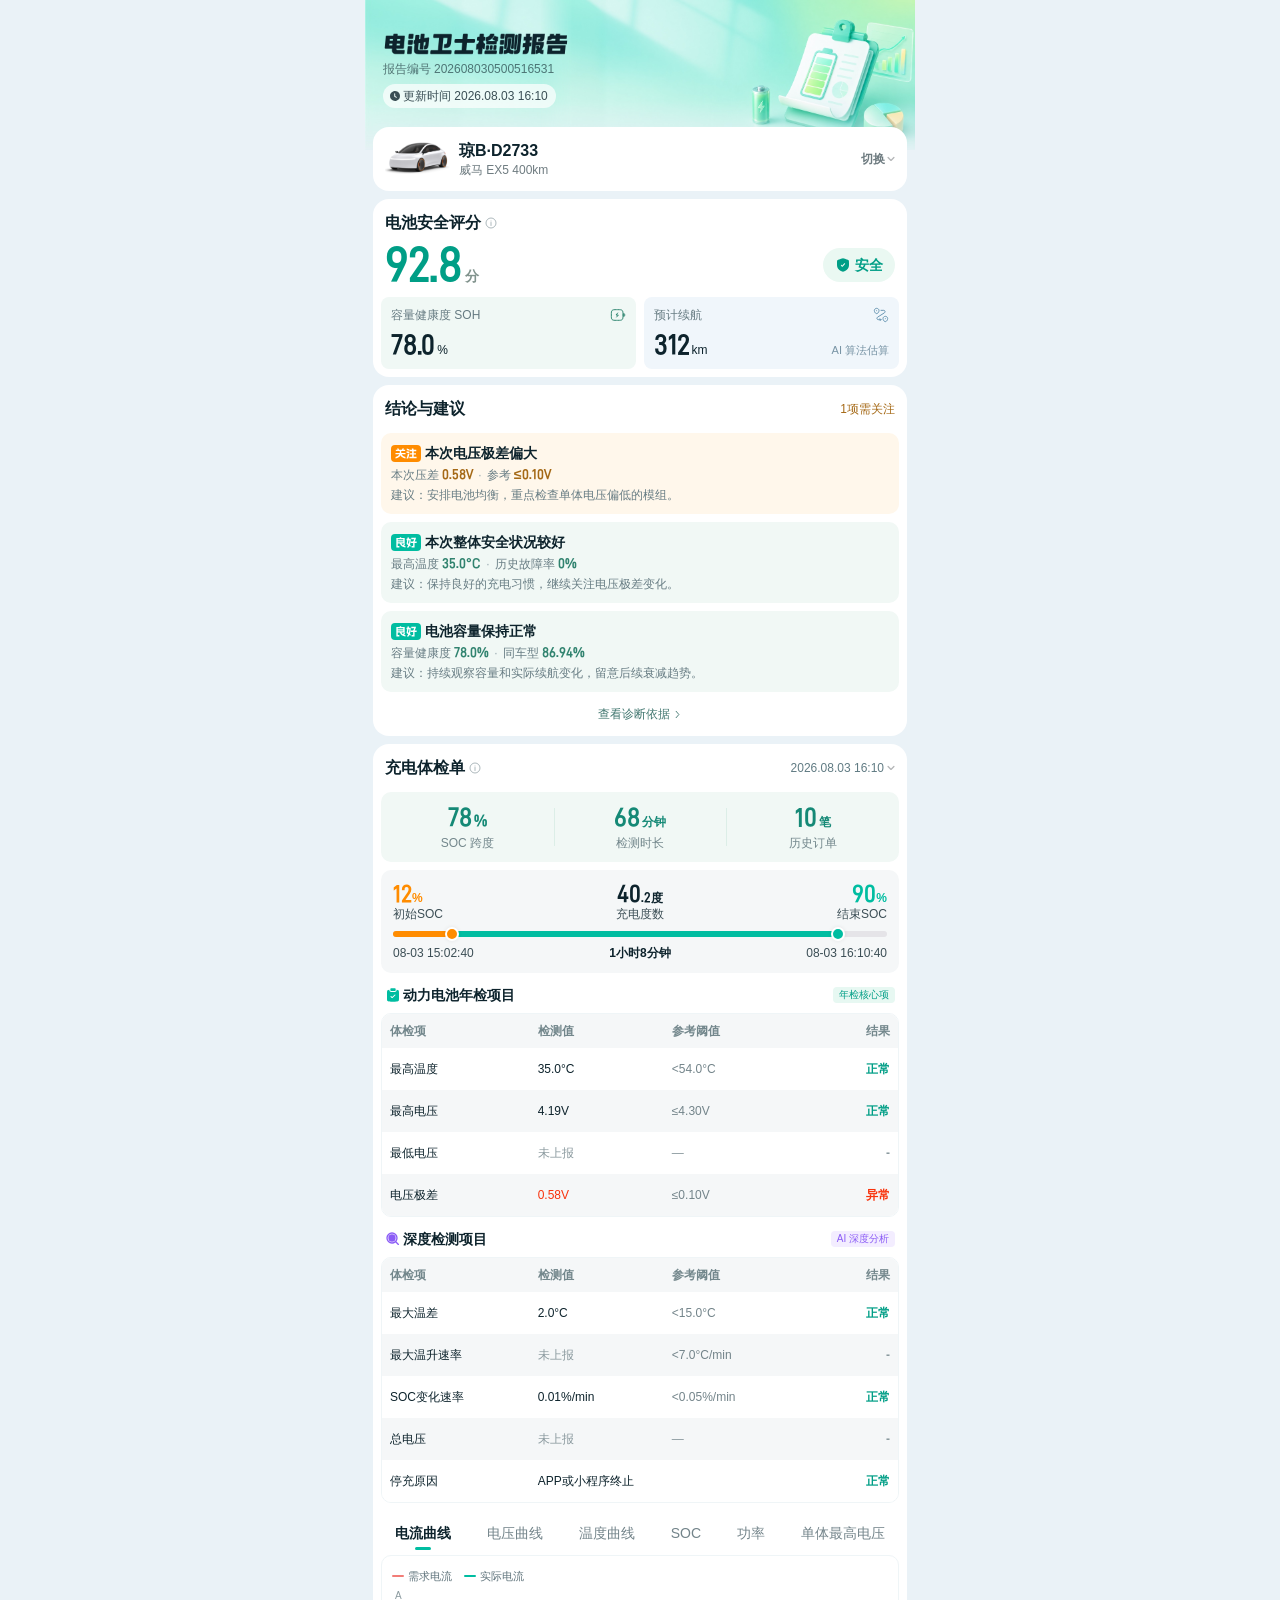
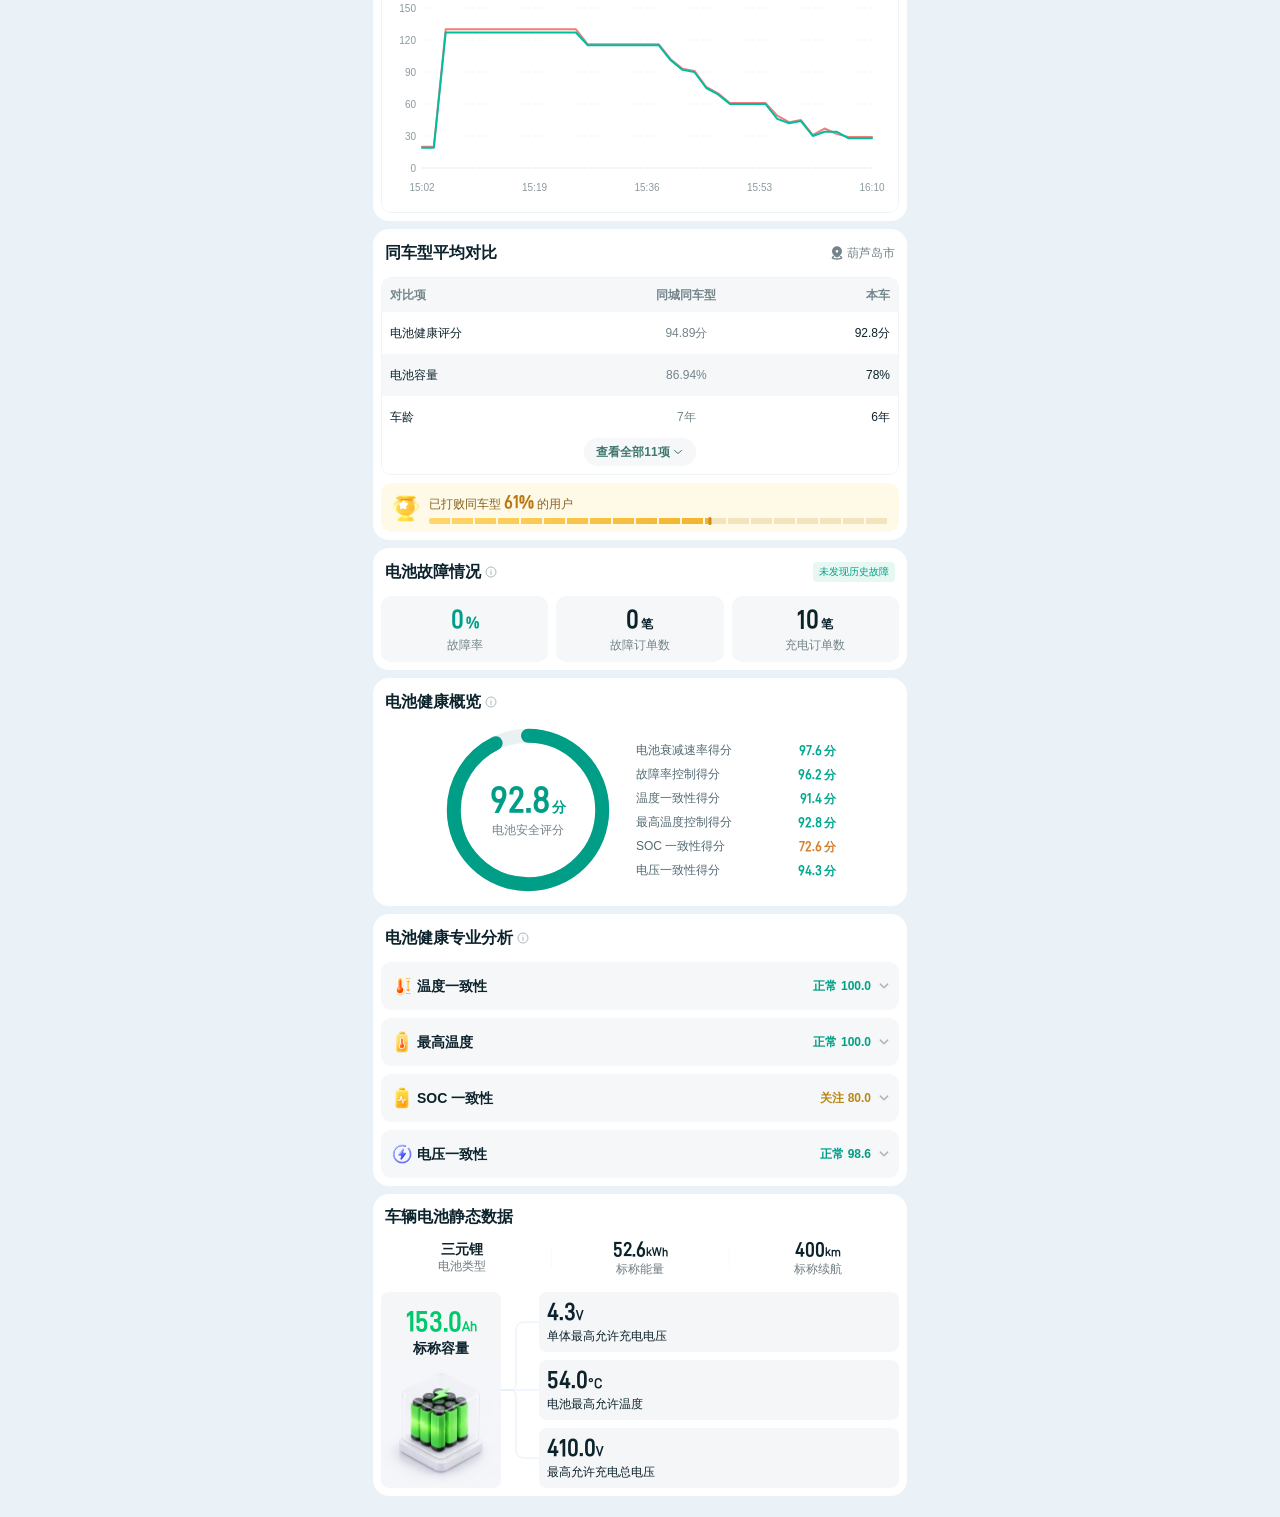
<file: index.html>
<!doctype html>
<!-- 电池检测报告入口：组织各模块结构，并加载独立样式、交互和演示数据。 -->
<html lang="zh-CN">
  <head>
    <meta charset="utf-8" />
    <meta
      name="viewport"
      content="width=device-width,initial-scale=1,viewport-fit=cover"
    />
    <meta name="theme-color" content="#eaf2f7" />
    <title>电池卫士 · 电池报告</title>
    <link rel="stylesheet" href="demo/page.css" />
    <link rel="stylesheet" href="css/styles.css" />
    <script src="js/ui.js" defer></script>
    <script src="js/chart-theme.js" defer></script>
    <script src="demo/data.js" defer></script>
    <script src="demo/charge-curve.js" defer></script>
    <script src="demo/professional-analysis.js" defer></script>
    <script src="demo/app.js" defer></script>
  </head>
  <body>
    <div data-battery-report>
    <!-- App 提供原生导航；H5 从报告头图开始。 -->
    <div class="page-shell" id="app">
      <header class="brand-banner" aria-label="电池卫士检测报告">
        <img
          class="brand-art"
          src="assets/report-background.jpg?v=297-1594-156"
          alt=""
          width="1125"
          height="468"
        />
        <div class="brand-copy">
          <img
            class="brand-heading"
            src="assets/report-heading.png?v=297-1647"
            alt="电池卫士检测报告"
            width="186"
            height="22"
          />
          <p class="report-meta"
            ><span>报告编号</span
            ><span class="report-id" id="reportId">202608030500516531</span></p
          >
          <div class="updated"
            ><img
              class="update-icon"
              src="assets/update-time.svg"
              alt=""
              width="12"
              height="12"
            /><span
              >更新时间
              <time id="updateDate" datetime="2026-08-03T16:10"
                >2026.08.03 16:10</time
              ></span
            ></div
          >
        </div>
      </header>
      <main class="report-content">
        <section class="report-identity" aria-label="报告车辆">
          <button
            class="vehicle-switch"
            id="vehicleSwitch"
            type="button"
            data-sheet="vehicles"
            aria-label="切换车辆"
            aria-describedby="vehiclePlate vehicleName"
            aria-haspopup="dialog"
            aria-controls="detailSheet"
          >
            <span class="vehicle-preview"
              ><img
                src="assets/vehicle-preview.png"
                alt=""
                width="70"
                height="36"
            /></span>
            <span class="vehicle-copy"
              ><span class="vehicle-plate" id="vehiclePlate">琼B·D2733</span
              ><span class="vehicle-name" id="vehicleName"
                >威马 EX5 400km</span
              ></span
            >
            <span class="vehicle-switch-affordance" id="vehicleSwitchAffordance"
              >切换<img
                class="switch-arrow"
                src="assets/vehicle-switch-arrow.svg?v=2"
                alt=""
                width="8"
                height="8"
            /></span>
          </button>
        </section>
        <section class="overview" aria-label="电池状态总览">
          <div class="score-primary">
            <h2 class="score-label"
              >电池安全评分<button
                class="info-button"
                type="button"
                data-sheet="score"
                aria-label="了解电池安全评分"
                ><img
                  class="icon"
                  src="assets/info-circle.svg"
                  alt=""
                  aria-hidden="true" /></button
            ></h2>
            <div
              class="score-reading"
              role="meter"
              aria-label="电池安全评分"
              aria-valuemin="0"
              aria-valuemax="100"
              aria-valuenow="92.8"
              id="scoreMeter"
              ><span class="score-number" id="score">92.8</span
              ><span class="score-unit">分</span></div
            >
            <div class="safety"
              ><div class="safety-value"
                ><span class="safety-symbol"
                  ><img
                    class="icon"
                    id="safetyIcon"
                    src="assets/shield-check-bold.svg"
                    alt=""
                    aria-hidden="true" /></span
                ><strong id="safetyState">安全</strong></div
              ></div
            >
          </div>
          <div class="metrics">
            <button
              class="metric soh"
              type="button"
              data-sheet="soh"
              aria-haspopup="dialog"
              aria-controls="detailSheet"
              aria-labelledby="sohTitle"
              aria-describedby="sohReading"
            >
              <span class="metric-heading"
                ><span id="sohTitle">容量健康度 SOH</span><img
                  class="icon"
                  src="assets/battery-charge.svg"
                  alt=""
                  aria-hidden="true"
                /></span
              >
              <span class="metric-reading" id="sohReading"
                ><span class="metric-number" id="soh">78.0</span
                ><span class="metric-unit">%</span></span
              >
            </button>
            <button
              class="metric range"
              type="button"
              data-sheet="range"
              aria-haspopup="dialog"
              aria-controls="detailSheet"
              aria-labelledby="rangeTitle"
              aria-describedby="rangeReading"
            >
              <span class="metric-heading"
                ><span id="rangeTitle">预计续航</span><img
                  class="icon"
                  src="assets/routing-2.svg"
                  alt=""
                  aria-hidden="true"
                /></span
              >
              <span class="metric-reading" id="rangeReading"
                ><span class="metric-number" id="range">312</span
                ><span class="metric-unit">km</span
                ><span class="metric-note">AI 算法估算</span></span
              >
            </button>
          </div>
        </section>
        <section class="conclusions" aria-labelledby="conclusionsTitle">
          <div class="conclusions-head">
            <h2 class="section-heading" id="conclusionsTitle">结论与建议</h2>
            <span
              class="conclusions-summary"
              id="conclusionsSummary"
              hidden
            ></span>
          </div>
          <div class="conclusions-content">
            <p class="conclusions-demo" id="conclusionsDemo" hidden
              >演示报告 · 暂无具体异常指标数据</p
            >
            <div id="conclusionsList" class="conclusions-list"></div>
          </div>
          <button
            class="evidence-trigger"
            type="button"
            data-sheet="evidence"
            aria-haspopup="dialog"
            aria-controls="detailSheet"
            >查看诊断依据<img
              class="icon"
              src="assets/alt-arrow-right.svg"
              alt=""
              aria-hidden="true"
          /></button>
        </section>
        <section class="charge-check" aria-labelledby="chargeCheckTitle">
          <div class="charge-head">
            <div class="charge-heading"
              ><h2 class="section-heading" id="chargeCheckTitle">充电体检单</h2
              ><button
                class="info-button"
                type="button"
                data-sheet="charge-info"
                aria-label="了解充电体检单"
                aria-haspopup="dialog"
                aria-controls="detailSheet"
                ><img
                  class="icon"
                  src="assets/info-circle.svg"
                  alt=""
                  aria-hidden="true" /></button
            ></div>
            <button
              class="charge-date"
              id="chargeDateSwitch"
              type="button"
              data-sheet="charge-records"
              aria-label="切换充电体检单"
              aria-describedby="chargeDate"
              aria-haspopup="dialog"
              aria-controls="detailSheet"
              ><time id="chargeDate"></time
              ><img
                class="switch-arrow"
                id="chargeDateArrow"
                src="assets/vehicle-switch-arrow.svg?v=2"
                alt=""
                width="8"
                height="8"
            /></button>
          </div>
          <div class="charge-modules">
            <div class="charge-content">
              <dl class="charge-stats">
                <div class="charge-stat"
                  ><dt>SOC 跨度</dt
                  ><dd
                    ><span class="charge-number" id="chargeSocSpan">78</span
                    ><span
                      class="charge-unit charge-unit--numeric"
                      id="chargeSocUnit"
                      >%</span
                    ></dd
                  ></div
                >
                <div class="charge-stat"
                  ><dt>检测时长</dt
                  ><dd
                    ><span class="charge-number" id="chargeDuration">68</span
                    ><span class="charge-unit" id="chargeDurationUnit"
                      >分钟</span
                    ></dd
                  ></div
                >
                <div class="charge-stat"
                  ><dt>历史订单</dt
                  ><dd
                    ><span class="charge-number" id="chargeOrders">10</span
                    ><span class="charge-unit" id="chargeOrdersUnit"
                      >笔</span
                    ></dd
                  ></div
                >
              </dl>
            </div>
            <section
              class="charge-basics charge-inner-panel"
              aria-label="本次充电基础数据"
              data-figma-node="316:2746"
            >
              <dl class="charge-basic-values">
                <div class="charge-basic-stat"
                  ><dt>初始SOC</dt
                  ><dd
                    ><span class="charge-basic-number" id="chargeInitialSoc"
                      >12</span
                    ><span class="charge-basic-unit" id="chargeInitialUnit"
                      >%</span
                    ></dd
                  ></div
                >
                <div class="charge-basic-stat"
                  ><dt>充电度数</dt
                  ><dd
                    ><span class="charge-basic-number" id="chargeEnergyInteger"
                      >40</span
                    ><span
                      class="charge-basic-fraction"
                      id="chargeEnergyFraction"
                      >.2</span
                    ><span class="charge-basic-unit" id="chargeEnergyUnit"
                      >度</span
                    ></dd
                  ></div
                >
                <div class="charge-basic-stat"
                  ><dt>结束SOC</dt
                  ><dd
                    ><span class="charge-basic-number" id="chargeFinalSoc"
                      >90</span
                    ><span class="charge-basic-unit" id="chargeFinalUnit"
                      >%</span
                    ></dd
                  ></div
                >
              </dl>
              <div
                class="charge-soc-track"
                id="chargeSocTrack"
                role="img"
                aria-label="初始电量 12%，结束电量 90%"
              >
                <span
                  class="charge-soc-fill charge-soc-fill--end"
                  id="chargeSocEndFill"
                  aria-hidden="true"
                ></span>
                <span
                  class="charge-soc-fill charge-soc-fill--start"
                  id="chargeSocStartFill"
                  aria-hidden="true"
                ></span>
              </div>
              <div class="charge-time-range"
                ><time id="chargeStartedAt">08-03 15:02:40</time
                ><strong id="chargeElapsed">1小时8分钟</strong
                ><time id="chargeEndedAt">08-03 16:10:40</time></div
              >
            </section>
            <section
              class="annual-inspection"
              aria-labelledby="annualInspectionTitle"
            >
              <header class="inspection-header">
                <img
                  class="icon"
                  src="assets/clipboard-check-bold.svg"
                  alt=""
                  aria-hidden="true"
                />
                <h3 class="inspection-title" id="annualInspectionTitle"
                  >动力电池年检项目</h3
                >
                <span class="inspection-tag">年检核心项</span>
              </header>
              <div class="inspection-table-wrap">
                <table
                  class="inspection-table"
                  aria-labelledby="annualInspectionTitle"
                >
                  <colgroup><col /><col /><col /><col /></colgroup>
                  <thead
                    ><tr
                      ><th scope="col">体检项</th><th scope="col">检测值</th
                      ><th scope="col">参考阈值</th
                      ><th scope="col">结果</th></tr
                    ></thead
                  >
                  <tbody id="annualInspectionRows"></tbody>
                </table>
              </div>
            </section>
            <section
              class="deep-inspection"
              aria-labelledby="deepInspectionTitle"
            >
              <header class="inspection-header">
                <img
                  class="icon"
                  src="assets/search-fill.svg"
                  alt=""
                  aria-hidden="true"
                />
                <h3 class="inspection-title" id="deepInspectionTitle"
                  >深度检测项目</h3
                >
                <span class="inspection-tag">AI 深度分析</span>
              </header>
              <div class="inspection-table-wrap">
                <table
                  class="inspection-table"
                  aria-labelledby="deepInspectionTitle"
                >
                  <colgroup><col /><col /><col /><col /></colgroup>
                  <thead
                    ><tr
                      ><th scope="col">体检项</th><th scope="col">检测值</th
                      ><th scope="col">参考阈值</th
                      ><th scope="col">结果</th></tr
                    ></thead
                  >
                  <tbody id="deepInspectionRows"></tbody>
                </table>
              </div>
            </section>
            <section class="charge-curves" aria-label="充电过程曲线">
              <div
                class="curve-tabs"
                id="curveTabs" data-bg-tabs
                role="tablist"
                aria-label="选择充电曲线"
              >
                <button
                  class="curve-tab"
                  type="button"
                  role="tab"
                  id="curveTab-current"
                  data-curve="current" data-bg-tab="current"
                  aria-selected="true"
                  aria-controls="curvePanel"
                  >电流曲线</button
                >
                <button
                  class="curve-tab"
                  type="button"
                  role="tab"
                  id="curveTab-voltage"
                  data-curve="voltage" data-bg-tab="voltage"
                  aria-selected="false"
                  aria-controls="curvePanel"
                  tabindex="-1"
                  >电压曲线</button
                >
                <button
                  class="curve-tab"
                  type="button"
                  role="tab"
                  id="curveTab-temperature"
                  data-curve="temperature" data-bg-tab="temperature"
                  aria-selected="false"
                  aria-controls="curvePanel"
                  tabindex="-1"
                  >温度曲线</button
                >
                <button
                  class="curve-tab"
                  type="button"
                  role="tab"
                  id="curveTab-soc"
                  data-curve="soc" data-bg-tab="soc"
                  aria-selected="false"
                  aria-controls="curvePanel"
                  tabindex="-1"
                  >SOC</button
                >
                <button
                  class="curve-tab"
                  type="button"
                  role="tab"
                  id="curveTab-power"
                  data-curve="power" data-bg-tab="power"
                  aria-selected="false"
                  aria-controls="curvePanel"
                  tabindex="-1"
                  >功率</button
                >
                <button
                  class="curve-tab"
                  type="button"
                  role="tab"
                  id="curveTab-cellVoltage"
                  data-curve="cellVoltage" data-bg-tab="cellVoltage"
                  aria-selected="false"
                  aria-controls="curvePanel"
                  tabindex="-1"
                  >单体最高电压</button
                >
              </div>
              <div
                class="curve-panel"
                id="curvePanel"
                role="tabpanel"
                aria-labelledby="curveTab-current"
              >
                <div class="curve-meta" id="curveMeta">
                  <div class="curve-legend" aria-label="曲线图例"
                    ><span><i aria-hidden="true"></i>需求电流</span
                    ><span><i aria-hidden="true"></i>实际电流</span></div
                  >
                </div>
                <div class="curve-plot" id="curvePlot">
                  <svg
                    class="curve-svg"
                    id="curveSvg"
                    role="img"
                    aria-label="电流曲线"
                    tabindex="0"
                  ></svg>
                  <div class="curve-tooltip" id="curveTooltip" hidden></div>
                </div>
              </div>
            </section>
          </div>
        </section>
        <section class="model-comparison" aria-labelledby="modelComparisonTitle">
          <header class="model-comparison-head">
            <h2 class="section-heading" id="modelComparisonTitle">同车型平均对比</h2>
            <span class="model-comparison-city">
              <img id="modelComparisonLocationIcon" src="assets/MingcuteLocation2Fill.svg?v=2" alt="" aria-hidden="true" />
              <span id="modelComparisonCity"></span>
            </span>
          </header>
          <div class="model-comparison-content">
            <div class="inspection-table-wrap">
              <table
                class="inspection-table model-comparison-table"
                aria-labelledby="modelComparisonTitle"
                aria-describedby="modelComparisonScope"
              >
                <colgroup><col /><col /><col /></colgroup>
                <thead>
                  <tr>
                    <th scope="col">对比项</th>
                    <th scope="col">同城同车型</th>
                    <th scope="col">本车</th>
                  </tr>
                </thead>
                <tbody id="modelComparisonPreview"></tbody>
                <tbody id="modelComparisonMore" hidden></tbody>
                <tfoot>
                  <tr>
                    <td colspan="3">
                      <button
                        class="model-comparison-toggle" data-bg-disclosure="hidden" data-bg-label-expanded="收起" data-bg-label-collapsed="查看全部11项"
                        id="modelComparisonToggle"
                        type="button"
                        aria-expanded="false"
                        aria-controls="modelComparisonMore"
                      >
                        <span id="modelComparisonToggleText" data-bg-disclosure-label>查看全部11项</span>
                        <img src="assets/alt-arrow-right.svg" alt="" aria-hidden="true" />
                      </button>
                    </td>
                  </tr>
                </tfoot>
              </table>
            </div>
            <div class="model-comparison-benchmark" id="modelComparisonBenchmark"></div>
          </div>
          <p class="screenreader-only" id="modelComparisonScope"></p>
        </section>
        <section class="battery-faults" id="batteryFaults" aria-labelledby="batteryFaultsTitle">
          <header class="battery-faults-head">
            <div class="battery-faults-heading">
              <h2 class="section-heading" id="batteryFaultsTitle">电池故障情况</h2>
              <button
                class="info-button"
                type="button"
                data-sheet="fault-info"
                aria-label="了解电池故障情况"
                aria-haspopup="dialog"
                aria-controls="detailSheet"
              ><img class="icon" src="assets/info-circle.svg" alt="" aria-hidden="true" /></button>
            </div>
            <span class="battery-faults-status" id="batteryFaultsStatus"></span>
          </header>
          <dl class="battery-faults-grid">
            <div class="battery-fault-stat battery-fault-stat--rate">
              <dt>故障率</dt>
              <dd><span class="battery-fault-number" id="batteryFaultRate">-</span><span class="battery-fault-unit battery-fault-unit--numeric" id="batteryFaultRateUnit"></span></dd>
            </div>
            <div class="battery-fault-stat">
              <dt>故障订单数</dt>
              <dd><span class="battery-fault-number" id="batteryFaultOrders">-</span><span class="battery-fault-unit" id="batteryFaultOrdersUnit"></span></dd>
            </div>
            <div class="battery-fault-stat">
              <dt>充电订单数</dt>
              <dd><span class="battery-fault-number" id="batteryChargeOrders">-</span><span class="battery-fault-unit" id="batteryChargeOrdersUnit"></span></dd>
            </div>
          </dl>
        </section>
        <section class="battery-health" id="batteryHealth" aria-labelledby="batteryHealthTitle">
          <header class="battery-health-head">
            <h2 class="section-heading" id="batteryHealthTitle">电池健康概览</h2>
            <button
              class="info-button"
              type="button"
              data-sheet="health-info"
              aria-label="了解电池健康概览"
              aria-haspopup="dialog"
              aria-controls="detailSheet"
            ><img class="icon" src="assets/info-circle.svg" alt="" aria-hidden="true" /></button>
          </header>
          <div class="battery-health-content">
            <div class="health-safety" id="healthSafetyGauge" role="img" aria-label="电池安全评分，暂无数据">
              <svg class="health-safety-ring" viewBox="0 0 120 120" aria-hidden="true">
                <circle class="health-safety-track" cx="60" cy="60" r="53" />
                <circle class="health-safety-progress" id="healthSafetyProgress" cx="60" cy="60" r="53" pathLength="100" stroke-dasharray="0 100" transform="rotate(-90 60 60)" />
              </svg>
              <div class="health-safety-reading" aria-hidden="true">
                <div class="health-safety-value"><strong id="healthSafetyValue">-</strong><span class="health-safety-unit" id="healthSafetyUnit"></span></div>
                <span>电池安全评分</span>
              </div>
            </div>
            <dl class="health-dimensions-list" id="healthDimensionsList" aria-label="分项评分，满分100分"></dl>
          </div>
        </section>
        <section class="professional-analysis" id="professionalAnalysis" aria-labelledby="professionalAnalysisTitle">
          <header class="professional-analysis-head">
            <h2 class="section-heading" id="professionalAnalysisTitle">电池健康专业分析</h2>
            <button class="info-button" type="button" data-sheet="professional-info" aria-label="了解电池健康专业分析" aria-haspopup="dialog" aria-controls="detailSheet"><img class="icon" src="assets/info-circle.svg" alt="" aria-hidden="true" /></button>
          </header>
          <div class="professional-analysis-list" id="professionalAnalysisList"></div>
        </section>
        <section class="battery-basics" id="batteryBasics" aria-labelledby="batteryBasicsTitle">
          <header class="battery-basics-head">
            <h2 class="section-heading" id="batteryBasicsTitle">车辆电池静态数据</h2>
          </header>
          <div class="battery-basics-content">
            <dl class="battery-basics-specs">
              <div class="battery-basics-spec"><dt>电池类型</dt><dd class="battery-basics-type" id="basicBatteryType">-</dd><img class="battery-basics-divider" src="assets/battery-spec-divider.svg" width="20" height="1" alt="" aria-hidden="true" /></div>
              <div class="battery-basics-spec"><dt>标称能量</dt><dd><span id="basicNominalEnergy">-</span><span class="battery-basics-spec-unit" id="basicNominalEnergyUnit"></span></dd><img class="battery-basics-divider" src="assets/battery-spec-divider.svg" width="20" height="1" alt="" aria-hidden="true" /></div>
              <div class="battery-basics-spec"><dt>标称续航</dt><dd><span id="basicNominalRange">-</span><span class="battery-basics-spec-unit" id="basicNominalRangeUnit"></span></dd></div>
            </dl>
            <div class="battery-basics-main">
              <div class="battery-basics-capacity">
                <dl class="battery-basics-capacity-reading">
                  <dt>标称容量</dt>
                  <dd><span id="basicNominalCapacity">-</span><span class="battery-basics-capacity-unit" id="basicNominalCapacityUnit"></span></dd>
                </dl>
                <div class="battery-basics-art"><img src="assets/battery-pack.png" width="124" height="124" alt="" aria-hidden="true" /></div>
              </div>
              <img class="battery-basics-connector" src="assets/battery-parameter-connector.svg" width="38" height="196" alt="" aria-hidden="true" />
              <dl class="battery-basics-limits">
                <div class="battery-basics-limit"><dt>单体最高允许充电电压</dt><dd><span id="basicCellVoltage">-</span><span class="battery-basics-limit-unit" id="basicCellVoltageUnit"></span></dd></div>
                <div class="battery-basics-limit"><dt>电池最高允许温度</dt><dd><span id="basicMaxTemperature">-</span><span class="battery-basics-limit-unit" id="basicMaxTemperatureUnit"></span></dd></div>
                <div class="battery-basics-limit"><dt>最高允许充电总电压</dt><dd><span id="basicTotalVoltage">-</span><span class="battery-basics-limit-unit" id="basicTotalVoltageUnit"></span></dd></div>
              </dl>
            </div>
          </div>
        </section>
      </main>
    </div>
    <dialog class="sheet" id="detailSheet" data-bg-sheet aria-labelledby="sheetTitle"
      ><div class="sheet-head"
        ><h2 id="sheetTitle" data-bg-sheet-title></h2
        ><button class="sheet-close" data-bg-sheet-close type="button" aria-label="关闭"
          ><img
            class="icon"
            src="assets/close.svg"
            alt=""
            aria-hidden="true" /></button></div
      ><div class="sheet-body" id="sheetBody" data-bg-sheet-body></div
      ><div class="sheet-actions" id="sheetActions" data-bg-sheet-actions hidden
        ><button class="evidence-confirm" data-bg-sheet-confirm type="button">我知道了</button></div
      ></dialog
    >
    <div
      class="screenreader-only"
      id="stateAnnouncement"
      aria-live="polite"
    ></div>
    </div>
  </body>
</html>
</file>
<file: demo/page.css>
/* 独立演示页的宿主样式，嵌入已有项目时不要引入。 */
html, body { background: #eaf2f7; }
body { margin: 0; }
</file>
<file: css/styles.css>
/* 通用样式与报告主要板块 */
@font-face {
  font-family: BatteryGuardianDIN;
  src: url("../assets/din-semibold.woff2?v=b89597077004") format("woff2");
  font-weight: 600;
  font-display: swap;
}
/* 卡片间距规范：页面边距和卡片间距 8px；文字/图片行内边距 12px；嵌套容器行内边距 8px。 */
:where([data-battery-report]) {
  --bg-sheet-enter-duration: 280ms;
  --bg-sheet-exit-duration: 200ms;
  --bg-sheet-mask-duration: 200ms;
  --bg-sheet-enter-easing: cubic-bezier(0.22, 1, 0.36, 1);
  --bg-sheet-exit-easing: cubic-bezier(0.4, 0, 1, 1);
  --sheet-item-title-size: 14px;
  --sheet-item-subtitle-size: 12px;
  --page-gutter: 8px;
  --card-gap: 8px;
  --content-inset: 12px;
  --nested-inset: 8px;
  --ink: #0d232c;
  --muted: #73848a;
  --green: #009e86;
  --green-light: #e7f8f2;
  --bg: #eaf2f7;
  --red: #f0445e;
  --orange: #ae6509;
}
:where([data-battery-report]),
:where([data-battery-report]) * {
  box-sizing: border-box;
}
:where([data-battery-report]) {
  margin: 0;
  color: var(--ink);
  background: var(--bg);
  font-family:
    -apple-system, BlinkMacSystemFont, "PingFang SC", "Microsoft YaHei",
    sans-serif;
  -webkit-font-smoothing: antialiased;
}
:where([data-battery-report]) button {
  font: inherit;
  color: inherit;
  cursor: pointer;
  border: 0;
  background: none;
  -webkit-tap-highlight-color: transparent;
}
/* 移动端界面统一去掉焦点外圈，保留各控件自身的选中状态。 */
:where([data-battery-report]) :focus {
  outline: none;
}
:where([data-battery-report]) button:disabled {
  cursor: default;
}
:where([data-battery-report]) .icon {
  display: block;
  width: 20px;
  height: 20px;
  flex: none;
  object-fit: contain;
}
:where([data-battery-report]) .page-shell {
  position: relative;
  width: 100%;
  max-width: 550px;
  min-height: 100vh;
  min-height: 100dvh;
  margin: 0 auto;
  background: var(--bg);
}
:where([data-battery-report]) .brand-banner {
  height: 150px;
  position: relative;
  isolation: isolate;
  overflow: hidden;
}
:where([data-battery-report]) .brand-art {
  position: absolute;
  inset: 0;
  width: 100%;
  height: 156px;
  object-fit: cover;
  object-position: right top;
  z-index: -1;
}
:where([data-battery-report]) .report-content {
  position: relative;
  display: flex;
  flex-direction: column;
  gap: var(--card-gap);
  padding: 8px var(--page-gutter) 20px;
  margin-top: -31px;
}
:where([data-battery-report]) .report-identity {
  margin: 0;
  background: #fff;
  border-radius: 16px;
  overflow: hidden;
}
:where([data-battery-report]) .overview {
  padding: 0;
  background: #fff;
  border-radius: 16px;
  overflow: hidden;
  box-shadow: none;
}
:where([data-battery-report]) .vehicle-copy {
  display: flex;
  flex: 1;
  min-width: 0;
  flex-direction: column;
  align-items: flex-start;
  gap: 0;
}
:where([data-battery-report]) .vehicle-plate {
  font-size: 16px;
  font-weight: 600;
  line-height: 22px;
  white-space: nowrap;
}
:where([data-battery-report]) .vehicle-name {
  display: block;
  width: 100%;
  font-size: 12px;
  font-weight: 400;
  line-height: 17px;
  color: rgba(13, 35, 44, 0.6);
  white-space: nowrap;
  overflow: hidden;
  text-overflow: ellipsis;
}
:where([data-battery-report]) .vehicle-switch {
  display: flex;
  align-items: center;
  gap: 8px;
  width: 100%;
  min-height: 64px;
  padding: var(--content-inset);
  text-align: left;
}
:where([data-battery-report]) .vehicle-preview {
  position: relative;
  display: block;
  flex: none;
  width: 66px;
  height: 40px;
  overflow: hidden;
}
:where([data-battery-report]) .vehicle-preview img {
  position: absolute;
  display: block;
  width: 70.245px;
  height: 35.601px;
  left: -2.88px;
  top: 2px;
  object-fit: cover;
}
:where([data-battery-report]) .vehicle-switch-affordance {
  display: flex;
  flex: none;
  align-items: center;
  gap: 2px;
  font-size: 12px;
  font-weight: 600;
  line-height: 17px;
  color: rgba(13, 35, 44, 0.6);
}
:where([data-battery-report]) .vehicle-switch-affordance[hidden] {
  display: none;
}
:where([data-battery-report]) .switch-arrow {
  display: block;
  flex: none;
  width: 8px;
  height: 8px;
}
:where([data-battery-report]) .score-primary {
  display: grid;
  grid-template-columns: minmax(0, 1fr) auto;
  align-items: center;
  gap: 6px 12px;
  padding: var(--content-inset) var(--content-inset) 0;
}
:where([data-battery-report]) .score-label {
  grid-column: 1 / -1;
  display: flex;
  align-items: center;
  gap: 2px;
  margin: 0;
  font-size: 16px;
  font-weight: 600;
  line-height: 24px;
  color: var(--ink);
}
:where([data-battery-report]) .info-button {
  position: relative;
  display: grid;
  place-items: center;
  flex: none;
  width: 16px;
  height: 20px;
  margin: 0;
  padding: 0;
  color: #92a0a6;
}
:where([data-battery-report]) .info-button:after {
  content: "";
  position: absolute;
  inset: -12px -14px;
}
:where([data-battery-report]) .info-button .icon {
  width: 12px;
  height: 12px;
}
:where([data-battery-report]) .score-reading {
  display: flex;
  align-items: baseline;
  gap: 3px;
  margin: 0;
}
:where([data-battery-report]) .score-number {
  font:
    600 48px/1 BatteryGuardianDIN,
    sans-serif;
  letter-spacing: -0.8px;
  color: var(--green);
}
:where([data-battery-report]) .score-unit {
  font-size: 14px;
  font-weight: 700;
  line-height: 20px;
  color: #81938d;
}
:where([data-battery-report]) .safety {
  display: flex;
  align-items: center;
  justify-content: flex-end;
}
:where([data-battery-report]) .safety-value {
  display: flex;
  align-items: center;
  gap: 4px;
  padding: 6px 12px;
  border-radius: 999px;
  background: #eaf8f2;
  color: var(--green);
}
:where([data-battery-report]) .safety-symbol {
  display: flex;
  flex: none;
  width: 16px;
  height: 16px;
}
:where([data-battery-report]) .safety-symbol .icon {
  width: 16px;
  height: 16px;
}
:where([data-battery-report]) .safety-value strong {
  font-size: 14px;
  font-weight: 600;
  line-height: 22px;
}
:where([data-battery-report]) .metrics {
  display: grid;
  grid-template-columns: minmax(0, 1fr) minmax(0, 1fr);
  gap: var(--card-gap);
  padding: var(--nested-inset);
}
:where([data-battery-report]) .metric {
  display: flex;
  min-width: 0;
  flex-direction: column;
  align-items: stretch;
  padding: 8px 10px;
  border-radius: 8px;
  text-align: left;
}
:where([data-battery-report]) .metric:active {
  filter: brightness(0.98);
}
:where([data-battery-report]) .soh {
  background: #f0f8f5;
}
:where([data-battery-report]) .range {
  background: #f0f6fb;
}
:where([data-battery-report]) .metric-heading {
  display: flex;
  align-items: center;
  gap: 4px;
  min-height: 20px;
  font-size: 12px;
  line-height: 18px;
  color: #667b82;
  white-space: nowrap;
}
:where([data-battery-report]) .metric-heading > .icon {
  flex: none;
  width: 16px;
  height: 16px;
  margin-left: auto;
}
:where([data-battery-report]) .soh .metric-heading > .icon {
  color: #328873;
}
:where([data-battery-report]) .range .metric-heading > .icon {
  color: #6996b2;
}
:where([data-battery-report]) .metric-reading {
  display: flex;
  align-items: baseline;
  gap: 2px;
  min-height: 32px;
  margin-top: 4px;
  color: var(--ink);
}
:where([data-battery-report]) .metric-number {
  font:
    600 28px/32px BatteryGuardianDIN,
    sans-serif;
  letter-spacing: -0.2px;
}
:where([data-battery-report]) .metric-unit {
  font-size: 12px;
  line-height: 18px;
}
:where([data-battery-report]) .metric-note {
  margin-left: auto;
  padding-left: 4px;
  font-size: 11px;
  line-height: 16px;
  color: #7894a5;
  white-space: nowrap;
}
:where([data-battery-report]) .report-meta {
  display: flex;
  align-items: center;
  gap: 3px;
  margin: 0;
  font-size: 12px;
  font-weight: 400;
  line-height: 17px;
  color: rgba(13, 35, 44, 0.6);
  white-space: nowrap;
}
:where([data-battery-report]) .report-id {
  font: inherit;
  letter-spacing: 0;
}
:where([data-battery-report]) .watch .score-number {
  color: #ce8917;
}
:where([data-battery-report]) .watch .safety-value {
  background: #fff5e3;
  color: #b87910;
}
:where([data-battery-report]) .watch .score-unit {
  color: #a18557;
}
:where([data-battery-report]) .risk .score-number {
  color: var(--red);
}
:where([data-battery-report]) .risk .safety-value {
  background: #fff0f3;
  color: #dc405b;
}
:where([data-battery-report]) .risk .score-unit {
  color: #a1848c;
}
:where([data-battery-report]) .sheet {
  border: 0;
  border-radius: 20px 20px 0 0;
  padding: 16px;
  width: min(100%, 550px);
  max-width: none;
  max-height: 80vh;
  margin: auto auto 0;
  color: var(--ink);
  box-shadow: 0 -8px 60px #0d232c18;
  background: #fff;
  overflow-y: auto;
  overscroll-behavior: contain;
}
:where([data-battery-report]) .sheet::backdrop {
  background: rgba(0, 0, 0, 0.6);
  backdrop-filter: none;
  -webkit-backdrop-filter: none;
  touch-action: none;
}
:where([data-battery-report]) .sheet-head {
  padding: 0;
  margin: 0 0 16px;
  display: flex;
  align-items: center;
  justify-content: space-between;
  gap: 12px;
  min-height: 28px;
}
:where([data-battery-report]) .sheet-head h2 {
  font-size: 18px;
  margin: 0;
  font-weight: 600;
}
:where([data-battery-report]) .sheet-close {
  position: relative;
  width: 28px;
  height: 28px;
  flex: none;
  display: grid;
  place-items: center;
  border-radius: 50%;
  background: #f4f7f8;
  color: #60747c;
}
:where([data-battery-report]) .sheet-body {
  padding: 0;
  font-size: 14px;
  line-height: 1.85;
  color: #60747c;
}
:where([data-battery-report]) .sheet-body p {
  margin: 0 0 14px;
}
:where([data-battery-report]) .sheet-body strong {
  font-weight: 600;
  color: var(--ink);
}
:where([data-battery-report]) .sheet-body .note {
  font-size: 12px;
  color: #8a999e;
}
:where([data-battery-report]) .sheet-body .value-line {
  display: flex;
  align-items: center;
  justify-content: space-between;
  padding: 12px 0;
  border-bottom: 1px solid #edf2f3;
  font-size: 13px;
  gap: 16px;
}
:where([data-battery-report]) .sheet-body .value-line b {
  font-family: BatteryGuardianDIN, sans-serif;
  font-size: 17px;
  font-weight: 600;
  color: #314f5a;
}
:where([data-battery-report]) .sheet-body .advice {
  padding: var(--content-inset);
  border-radius: 12px;
  background: #f3f8f6;
  margin-top: 16px;
  font-size: 13px;
}
:where([data-battery-report]) .sheet-body .advice strong {
  color: #2b7260;
}
:where([data-battery-report]) .vehicle-option {
  display: flex;
  align-items: center;
  gap: 8px;
  width: 100%;
  min-height: 66px;
  text-align: left;
  padding: var(--content-inset);
  border: 1px solid #e8eff1;
  border-radius: 12px;
  margin: 0;
}
:where([data-battery-report]) .vehicle-option[aria-pressed="true"] {
  background: #f1faf7;
  border-color: #9ad9c9;
}
:where([data-battery-report]) .vehicle-option strong {
  font-size: var(--sheet-item-title-size);
  line-height: 22px;
  font-weight: 600;
  display: block;
  white-space: nowrap;
}
:where([data-battery-report]) .vehicle-option small {
  display: block;
  width: 100%;
  font-size: var(--sheet-item-subtitle-size);
  line-height: 17px;
  color: rgba(13, 35, 44, 0.6);
  white-space: nowrap;
  overflow: hidden;
  text-overflow: ellipsis;
}
:where([data-battery-report]) .vehicle-option .icon {
  width: 22px;
  height: 22px;
  color: #00a88c;
}
:where([data-battery-report]) .sheet-done {
  width: 100%;
  height: 46px;
  border-radius: 12px;
  background: #00a88c;
  color: #fff;
  font-weight: 600;
  margin-top: 12px;
}
:where([data-battery-report]) .screenreader-only {
  position: absolute;
  width: 1px;
  height: 1px;
  overflow: hidden;
  clip: rect(0, 0, 0, 0);
  white-space: nowrap;
}
@media (max-width: 480px) {
  :where([data-battery-report]) {
    background: var(--bg);
  }
  :where([data-battery-report]) .sheet {
    width: 100%;
    max-width: 550px;
  }
}
@media (max-width: 359px) {
  :where([data-battery-report]) .metric-heading {
    font-size: 11px;
  }
  :where([data-battery-report]) .metric-number {
    font-size: 26px;
  }
  :where([data-battery-report]) .metric-note {
    font-size: 10px;
    padding-left: 0;
  }
}
/* 抽屉统一动效：打开时从底部滑入，关闭结束后再退出原生模态层。 */
:where([data-battery-report]) .sheet[open] {
  animation: bg-sheet-enter var(--bg-sheet-enter-duration) var(--bg-sheet-enter-easing) both;
}
:where([data-battery-report]) .sheet[open]::backdrop {
  animation: bg-sheet-mask-enter var(--bg-sheet-mask-duration) ease both;
}
:where([data-battery-report]) .sheet[open].is-closing {
  animation: bg-sheet-exit var(--bg-sheet-exit-duration) var(--bg-sheet-exit-easing) both;
  pointer-events: none;
}
:where([data-battery-report]) .sheet[open].is-closing::backdrop {
  animation: bg-sheet-mask-exit var(--bg-sheet-mask-duration) ease both;
}
:where([data-battery-report]) .sheet-close .icon {
  width: 16px;
  height: 16px;
}
:where([data-battery-report]) .sheet-close:after {
  content: "";
  position: absolute;
  inset: -8px;
}
:where([data-battery-report]) .sheet-body > :last-child {
  margin-bottom: 0;
}
/* 所有抽屉列表复用 vehicle-option：主标题统一 14px，副标题统一 12px。 */
:where([data-battery-report]) .vehicle-option + .vehicle-option {
  margin-top: var(--card-gap);
}
@keyframes bg-sheet-enter {
  from {
    transform: translateY(100%);
  }
  to {
    transform: translateY(0);
  }
}
@keyframes bg-sheet-exit {
  from {
    transform: translateY(0);
  }
  to {
    transform: translateY(100%);
  }
}
@keyframes bg-sheet-mask-enter {
  from {
    opacity: 0;
  }
  to {
    opacity: 1;
  }
}
@keyframes bg-sheet-mask-exit {
  from {
    opacity: 1;
  }
  to {
    opacity: 0;
  }
}
/* Figma 292:1135：标题 (18,33)，三行间距 6px，更新时间容器圆角 38px；车辆图片区 66×40，内容区左右 8px。 */
:where([data-battery-report]) .brand-copy {
  position: absolute;
  left: 18px;
  top: 33px;
  display: flex;
  flex-direction: column;
  align-items: flex-start;
  gap: 6px;
}
:where([data-battery-report]) .brand-heading {
  display: block;
  width: 186px;
  height: 22px;
  flex: none;
}
:where([data-battery-report]) .updated {
  display: flex;
  align-items: center;
  justify-content: center;
  gap: 2px;
  padding: 4px 8px 4px 6px;
  border-radius: 38px;
  background: rgba(255, 255, 255, 0.7);
  font-size: 12px;
  font-weight: 400;
  line-height: 16px;
  color: rgba(13, 35, 44, 0.8);
  white-space: nowrap;
}
:where([data-battery-report]) .update-icon {
  display: block;
  flex: none;
  width: 12px;
  height: 12px;
}

/* 宽屏延展背景左侧留白，右侧插画保持设计稿尺寸，避免放大后被卡片截断。 */
@media (min-width: 376px) {
  :where([data-battery-report]) .brand-banner {
    background-image: url("../assets/report-background.jpg?v=297-1594-156");
    background-size: 100% 156px;
    background-repeat: no-repeat;
  }
  :where([data-battery-report]) .brand-art {
    inset: 0 0 auto auto;
    width: 375px;
    height: 156px;
    object-fit: fill;
    mask-image: linear-gradient(90deg, transparent, #000 32px);
    -webkit-mask-image: linear-gradient(90deg, transparent, #000 32px);
  }
}

/* 结论与建议：标题区 12px，内部卡片 10px，卡片外侧和间距 8px；严重程度由具体指标决定。 */
:where([data-battery-report]) .conclusions {
  background: #fff;
  border-radius: 16px;
  overflow: hidden;
}
:where([data-battery-report]) .conclusions-head {
  display: flex;
  align-items: center;
  justify-content: space-between;
  gap: 8px;
  padding: var(--content-inset);
}
:where([data-battery-report]) .section-heading {
  margin: 0;
  font-size: 16px;
  font-weight: 600;
  line-height: 24px;
  color: var(--ink);
}
:where([data-battery-report]) .conclusions-summary {
  font-size: 12px;
  line-height: 20px;
  white-space: nowrap;
}
:where([data-battery-report]) .conclusions-summary-item[data-level="attention"] {
  color: #a56916;
}
:where([data-battery-report]) .conclusions-summary-item[data-level="severe"] {
  color: #d4425b;
}
:where([data-battery-report]) .conclusions-summary-separator {
  color: var(--muted);
}
:where([data-battery-report]) .conclusions-summary[hidden],
:where([data-battery-report]) .conclusions-demo[hidden] {
  display: none;
}
:where([data-battery-report]) .conclusions-content {
  display: grid;
  gap: var(--card-gap);
  padding: 0 var(--nested-inset);
}
:where([data-battery-report]) .conclusion-item {
  --item-accent: #31836f;
  --item-bg: #f1f8f5;
  padding: 10px;
  border-radius: 10px;
  background: var(--item-bg);
}
:where([data-battery-report]) .conclusion-item[data-level="attention"] {
  --item-accent: #a56916;
  --item-bg: #fff7eb;
}
:where([data-battery-report]) .conclusion-item[data-level="severe"] {
  --item-accent: #d4425b;
  --item-bg: #fff2f4;
}
:where([data-battery-report]) .conclusion-title-row {
  display: flex;
  align-items: center;
  gap: 4px;
  min-width: 0;
}
:where([data-battery-report]) .conclusion-title {
  flex: 1;
  min-width: 0;
  margin: 0;
  font-size: 14px;
  line-height: 20px;
  font-weight: 600;
  color: var(--ink);
}
:where([data-battery-report]) .conclusion-badge {
  display: block;
  flex: none;
  width: 30px;
  height: 17px;
  object-fit: contain;
}
:where([data-battery-report]) .conclusion-data {
  display: flex;
  flex-wrap: wrap;
  align-items: baseline;
  gap: 0 5px;
  margin: 2px 0 0;
  font-size: 12px;
  line-height: 18px;
  color: #687d84;
}
:where([data-battery-report]) .conclusion-datum {
  display: inline-block;
  white-space: nowrap;
}
:where([data-battery-report]) .conclusion-datum + .conclusion-datum:before {
  content: "·";
  margin-right: 5px;
  color: #9aabb0;
}
:where([data-battery-report]) .conclusion-value {
  font-family: BatteryGuardianDIN, sans-serif;
  font-size: 14px;
  font-weight: 600;
  color: var(--item-accent);
}
:where([data-battery-report]) .conclusion-unit--zh {
  font-family:
    -apple-system, BlinkMacSystemFont, "PingFang SC", "Microsoft YaHei",
    sans-serif;
  font-size: 12px;
}
:where([data-battery-report]) .conclusion-advice {
  margin: 2px 0 0;
  font-size: 12px;
  line-height: 18px;
  color: #687d84;
  overflow-wrap: anywhere;
}
:where([data-battery-report]) .conclusions-demo {
  margin: 0;
  padding: 0 4px 4px;
  font-size: 11px;
  line-height: 18px;
  color: #7d9098;
}
/* 入口统一提供上下 12px 留白，避免与卡片列表底部留白叠加。 */
:where([data-battery-report]) .evidence-trigger {
  display: flex;
  align-items: center;
  justify-content: center;
  gap: 2px;
  width: 100%;
  min-height: 44px;
  padding: 12px;
  color: #427770;
  font-size: 12px;
  line-height: 20px;
  font-weight: 500;
}
:where([data-battery-report]) .evidence-trigger .icon {
  width: 11px;
  height: 11px;
}
:where([data-battery-report]) .evidence-trigger:active {
  background: #f5faf8;
}
:where([data-battery-report]) .evidence-context {
  font-size: 12px;
  line-height: 20px;
  color: #82939a;
}
:where([data-battery-report]) .evidence-list {
  display: grid;
  gap: 8px;
  margin: 0;
  padding: 0;
  list-style: none;
  counter-reset: evidence;
}
:where([data-battery-report]) .evidence-item {
  counter-increment: evidence;
  padding: 12px;
  border-radius: 10px;
  background: #f5f8f9;
}
:where([data-battery-report]) .evidence-title {
  display: flex;
  align-items: center;
  gap: 7px;
  margin: 0 0 6px;
  color: var(--ink);
  font-size: 14px;
  line-height: 22px;
  font-weight: 600;
}
:where([data-battery-report]) .evidence-title:before {
  content: counter(evidence, decimal-leading-zero);
  font:
    600 16px/22px BatteryGuardianDIN,
    sans-serif;
  color: #87a09f;
}
:where([data-battery-report]) .sheet-body .evidence-copy {
  margin: 0;
  color: #60747c;
  font-size: 13px;
  line-height: 22px;
  overflow-wrap: anywhere;
}
:where([data-battery-report]) .evidence-item--advice {
  background: #eff8f4;
}
:where([data-battery-report]) .evidence-item--advice .evidence-title {
  color: #287863;
}
:where([data-battery-report]) .evidence-item--advice .evidence-title:before {
  color: #52a18a;
}
:where([data-battery-report]) .sheet[data-kind="evidence"][open] {
  display: flex;
  flex-direction: column;
  overflow: hidden;
}
:where([data-battery-report]) .sheet[data-kind="evidence"] .sheet-head {
  flex: none;
  margin: 0 0 8px;
}
:where([data-battery-report]) .sheet[data-kind="evidence"] .sheet-body {
  flex: 1 1 auto;
  min-height: 0;
  overflow-y: auto;
  overscroll-behavior: contain;
}
:where([data-battery-report]) .sheet-actions {
  flex: none;
  margin-top: 12px;
}
:where([data-battery-report]) .sheet-actions[hidden] {
  display: none;
}
:where([data-battery-report]) .evidence-confirm {
  display: block;
  width: 100%;
  height: 44px;
  padding: 0 16px;
  border-radius: 999px;
  background: #00bda1;
  color: #fff;
  font-size: 16px;
  line-height: 22px;
  font-weight: 600;
}
:where([data-battery-report]) .evidence-confirm:active {
  background: #00ab92;
}

/* 充电体检单：标题区 12px，数据容器外侧 8px；与报告其他模块共用卡片规范。 */
:where([data-battery-report]) .charge-check {
  background: #fff;
  border-radius: 16px;
  overflow: hidden;
}
:where([data-battery-report]) .charge-head {
  display: flex;
  align-items: center;
  justify-content: space-between;
  gap: 8px;
  padding: 12px;
}
:where([data-battery-report]) .charge-heading {
  display: flex;
  align-items: center;
  gap: 2px;
  flex: none;
}
:where([data-battery-report]) .charge-heading .section-heading {
  white-space: nowrap;
}
:where([data-battery-report]) .charge-date {
  position: relative;
  display: flex;
  align-items: center;
  justify-content: flex-end;
  gap: 3px;
  min-width: 0;
  min-height: 24px;
  padding: 0;
  font-size: 12px;
  line-height: 18px;
  color: #607b83;
  white-space: nowrap;
}
:where([data-battery-report]) .charge-date:after {
  content: "";
  position: absolute;
  inset: -10px -4px;
}
:where([data-battery-report]) .charge-date .switch-arrow[hidden] {
  display: none;
}
:where([data-battery-report]) .charge-date:disabled:after {
  display: none;
}
/* 同一充电体检单内，概览、进度详情、检测项目作为并列的内层模块。 */
:where([data-battery-report]) .charge-modules {
  display: flex;
  flex-direction: column;
  gap: var(--card-gap);
  padding: 0 var(--nested-inset) var(--nested-inset);
}
:where([data-battery-report]) .charge-inner-panel {
  min-width: 0;
  border-radius: 10px;
  background: #f5f7f8;
}
:where([data-battery-report]) .charge-content {
  padding: 0;
}
:where([data-battery-report]) .charge-stats {
  display: grid;
  grid-template-columns: repeat(3, minmax(0, 1fr));
  margin: 0;
  padding: 10px 0;
  border-radius: 10px;
  background: #f1f8f5;
}
:where([data-battery-report]) .charge-stat {
  position: relative;
  display: flex;
  min-width: 0;
  flex-direction: column;
  align-items: center;
  gap: 2px;
  padding: 0 8px;
}
:where([data-battery-report]) .charge-stat + .charge-stat:before {
  content: "";
  position: absolute;
  top: 6px;
  bottom: 6px;
  left: 0;
  width: 1px;
  background: #dceee7;
}
:where([data-battery-report]) .charge-stat dt {
  order: 1;
  margin: 0;
  font-size: 12px;
  line-height: 18px;
  color: #73878c;
  white-space: nowrap;
}
:where([data-battery-report]) .charge-stat dd {
  display: flex;
  align-items: baseline;
  justify-content: center;
  gap: 2px;
  margin: 0;
  min-height: 30px;
  line-height: 30px;
  color: #158976;
  white-space: nowrap;
}
:where([data-battery-report]) .charge-number {
  font:
    600 26px/30px BatteryGuardianDIN,
    sans-serif;
}
:where([data-battery-report]) .charge-unit {
  font-size: 12px;
  line-height: 18px;
  font-weight: 600;
}
:where([data-battery-report]) .charge-unit--numeric {
  font-family: BatteryGuardianDIN, sans-serif;
  font-size: 16px;
}

/* Figma 316:2746：12px 内边距、8px 行距、24px 整数、14px 小数、12px 单位。 */
:where([data-battery-report]) .charge-basics {
  display: flex;
  flex-direction: column;
  gap: 8px;
  padding: var(--content-inset);
}
:where([data-battery-report]) .charge-basic-values {
  display: grid;
  grid-template-columns: repeat(3, minmax(0, 1fr));
  gap: 8px;
  margin: 0;
}
:where([data-battery-report]) .charge-basic-stat {
  display: flex;
  min-width: 0;
  flex-direction: column;
  align-items: flex-start;
}
:where([data-battery-report]) .charge-basic-stat:nth-child(2) {
  align-items: center;
}
:where([data-battery-report]) .charge-basic-stat:last-child {
  align-items: flex-end;
}
:where([data-battery-report]) .charge-basic-stat dt {
  order: 1;
  margin: 0;
  font-size: 12px;
  line-height: 17px;
  color: rgba(13, 35, 44, 0.8);
  white-space: nowrap;
}
:where([data-battery-report]) .charge-basic-stat dd {
  display: flex;
  align-items: baseline;
  min-height: 24px;
  margin: 0;
  color: var(--ink);
  white-space: nowrap;
}
:where([data-battery-report]) .charge-basic-stat:first-child dd {
  color: #ff8c00;
}
:where([data-battery-report]) .charge-basic-stat:last-child dd {
  color: #00bda1;
}
:where([data-battery-report]) .charge-basic-number {
  font:
    600 24px/24px BatteryGuardianDIN,
    sans-serif;
}
:where([data-battery-report]) .charge-basic-fraction {
  font:
    600 14px/14px BatteryGuardianDIN,
    sans-serif;
}
:where([data-battery-report]) .charge-basic-unit {
  font-size: 12px;
  line-height: 12px;
  font-weight: 600;
}
:where([data-battery-report]) .charge-soc-track {
  position: relative;
  isolation: isolate;
  width: 100%;
  height: 6px;
  border-radius: 53px;
  background: #e5e4e8;
}
/* 纯 CSS 进度条：6px 色条，10px 端点（含 2px 白边），位置由 SOC 百分比控制。 */
:where([data-battery-report]) .charge-soc-fill {
  position: absolute;
  left: 0;
  top: 0;
  height: 100%;
  pointer-events: none;
}
:where([data-battery-report]) .charge-soc-fill::after {
  content: "";
  position: absolute;
  top: 50%;
  right: 0;
  width: 10px;
  height: 10px;
  border: 2px solid #fff;
  border-radius: 50%;
  transform: translate(50%, -50%);
  background: inherit;
  box-shadow: 0 0 4px rgba(0, 0, 0, 0.08);
}
:where([data-battery-report]) .charge-soc-fill--end {
  z-index: 1;
  left: calc(var(--soc-start, 0) * 1%);
  width: calc((var(--soc-end, 0) - var(--soc-start, 0)) * 1%);
  border-radius: 0 3px 3px 0;
  background: #00bda1;
}
:where([data-battery-report]) .charge-soc-fill--start {
  z-index: 2;
  width: calc(var(--soc-start, 0) * 1%);
  border-radius: 3px 0 0 3px;
  background: #ff8c00;
}
:where([data-battery-report]) .charge-soc-fill[hidden] {
  display: none;
}
:where([data-battery-report]) .charge-time-range {
  display: grid;
  grid-template-columns: minmax(0, 1fr) auto minmax(0, 1fr);
  align-items: start;
  gap: 8px;
  font-size: 12px;
  line-height: 16px;
  color: rgba(13, 35, 44, 0.8);
}
:where([data-battery-report]) .charge-time-range time {
  min-width: 0;
  white-space: nowrap;
}
:where([data-battery-report]) .charge-time-range strong {
  font-size: 12px;
  line-height: 16px;
  font-weight: 600;
  text-align: center;
  color: var(--ink);
  white-space: nowrap;
}
:where([data-battery-report]) .charge-time-range time:last-child {
  text-align: right;
}

/* 年检项目使用独立的小标题；表格单独收边，避免标题和表头形成两条连续色带。 */
:where([data-battery-report]) .annual-inspection,
:where([data-battery-report]) .deep-inspection {
  display: flow-root;
  overflow: hidden;
}
:where([data-battery-report]) .inspection-header {
  display: flex;
  align-items: center;
  gap: 2px;
  padding: 4px 4px 8px;
}
:where([data-battery-report]) .inspection-header > .icon {
  width: 16px;
  height: 16px;
  color: #00bda1;
}
:where([data-battery-report]) .inspection-title {
  margin: 0;
  font-size: 14px;
  line-height: 20px;
  font-weight: 600;
  color: var(--ink);
}
:where([data-battery-report]) .inspection-tag {
  flex: none;
  margin-left: auto;
  padding: 0 6px;
  border-radius: 4px;
  background: var(--green-light);
  color: var(--green);
  font-size: 10px;
  line-height: 16px;
  font-weight: 400;
  white-space: nowrap;
}
:where([data-battery-report]) .inspection-table-wrap,
:where([data-battery-report]) .curve-panel {
  margin: 0;
  overflow: hidden;
  border: 1px solid #eff5f7;
  border-radius: 10px;
  background: #fff;
}
:where([data-battery-report]) .inspection-table {
  width: 100%;
  table-layout: fixed;
  border-collapse: collapse;
  font-size: 12px;
  line-height: 18px;
  text-align: left;
}
:where([data-battery-report]) .inspection-table col:nth-child(1) {
  width: 29%;
}
:where([data-battery-report]) .inspection-table col:nth-child(2) {
  width: 26%;
}
:where([data-battery-report]) .inspection-table col:nth-child(3) {
  width: 27%;
}
:where([data-battery-report]) .inspection-table col:nth-child(4) {
  width: 18%;
}
:where([data-battery-report]) .inspection-table thead {
  background: #f5f7f8;
  color: #73878c;
}
:where([data-battery-report]) .inspection-table th,
:where([data-battery-report]) .inspection-table td {
  padding: 12px 6px;
  vertical-align: middle;
  font-weight: 400;
}
:where([data-battery-report]) .inspection-table tbody tr > :nth-child(2),
:where([data-battery-report]) .inspection-table tbody tr > :nth-child(3) {
  font-weight: 400;
}
:where([data-battery-report]) .inspection-table thead th {
  padding-top: 8px;
  padding-bottom: 8px;
  font-weight: 600;
  white-space: nowrap;
}
:where([data-battery-report]) .inspection-table th:first-child {
  padding-left: 8px;
}
:where([data-battery-report]) .inspection-table td:last-child,
:where([data-battery-report]) .inspection-table th:last-child {
  text-align: right;
  padding-right: 8px;
}
:where([data-battery-report]) .inspection-table tbody th {
  color: var(--ink);
  white-space: nowrap;
}
:where([data-battery-report]) .inspection-table tbody tr {
  background: #fff;
}
:where([data-battery-report]) .inspection-table tbody .inspection-row--shaded {
  background: #f5f7f8;
}
:where([data-battery-report]) .inspection-reading {
  white-space: nowrap;
  color: var(--ink);
}
:where([data-battery-report]) .inspection-reference {
  color: #73848a;
  white-space: nowrap;
}
:where([data-battery-report]) .inspection-result {
  font-size: 12px;
  font-weight: 600;
  white-space: nowrap;
}
:where([data-battery-report]) .inspection-result--normal {
  color: #009e86;
}
:where([data-battery-report]) .inspection-result--abnormal,
:where([data-battery-report]) .inspection-table tr[data-result="abnormal"] .inspection-reading {
  color: #f8330c;
}
:where([data-battery-report]) .inspection-missing,
:where([data-battery-report]) .inspection-result--missing {
  font-size: 12px;
  color: #8b9a9f;
  white-space: nowrap;
}
:where([data-battery-report]) .deep-inspection .inspection-header > .icon {
  color: #8b5cf6;
}
:where([data-battery-report]) .deep-inspection .inspection-tag {
  background: #f3edff;
  color: #8b5cf6;
}
:where([data-battery-report]) .deep-inspection .inspection-table tbody th {
  white-space: normal;
  text-wrap: balance;
}
:where([data-battery-report]) .inspection-text {
  font-family: inherit;
  font-size: 12px;
  font-weight: inherit;
  white-space: normal;
  overflow-wrap: anywhere;
}

/* 同车型平均对比属于整份报告，独立于充电体检单。 */
:where([data-battery-report]) .model-comparison {
  min-width: 0;
  border-radius: 16px;
  background: #fff;
  overflow: hidden;
}
:where([data-battery-report]) .model-comparison-head {
  display: flex;
  align-items: center;
  justify-content: space-between;
  gap: 8px;
  padding: var(--content-inset);
}
:where([data-battery-report]) .model-comparison-city {
  display: inline-flex;
  align-items: center;
  gap: 2px;
  color: var(--muted);
  font-size: 12px;
  line-height: 18px;
  white-space: nowrap;
}
:where([data-battery-report]) .model-comparison-city img {
  width: 16px;
  height: 16px;
  flex: none;
}
:where([data-battery-report]) .model-comparison-city img[hidden] {
  display: none;
}
:where([data-battery-report]) .model-comparison-content {
  padding: 0 var(--nested-inset) var(--nested-inset);
}
:where([data-battery-report]) .model-comparison-table col:nth-child(1) {
  width: 44%;
}
:where([data-battery-report]) .model-comparison-table col:nth-child(2) {
  width: 30%;
}
:where([data-battery-report]) .model-comparison-table col:nth-child(3) {
  width: 26%;
}
:where([data-battery-report]) .model-comparison-table tr > :nth-child(2) {
  text-align: center;
  color: var(--muted);
}
:where([data-battery-report]) .model-comparison-table td {
  white-space: nowrap;
  font-variant-numeric: tabular-nums;
}
:where([data-battery-report]) .model-comparison-table tbody[hidden] {
  display: none;
}
:where([data-battery-report]) .model-comparison-table .comparison-value--abnormal {
  color: #f8330c;
}
:where([data-battery-report]) .model-comparison-table tfoot td:last-child {
  padding: 0 8px 8px;
  background: #fff;
}
:where([data-battery-report]) .model-comparison-benchmark {
  display: grid;
  grid-template-columns: 30px minmax(0, 1fr);
  align-items: center;
  gap: 8px;
  margin: 8px 0 0;
  padding: 8px 10px;
  border-radius: 10px;
  background: #fff9e8;
  color: #886322;
  font-size: 12px;
  line-height: 20px;
}
:where([data-battery-report]) .benchmark-emblem {
  display: block;
  width: 30px;
  height: 30px;
  object-fit: contain;
}
:where([data-battery-report]) .benchmark-details {
  min-width: 0;
}
:where([data-battery-report]) .benchmark-copy {
  display: flex;
  align-items: baseline;
  gap: 3px;
  margin: 0 0 4px;
  white-space: nowrap;
}
:where([data-battery-report]) .model-comparison-benchmark strong {
  font: 600 18px/22px BatteryGuardianDIN, sans-serif;
  color: #b97710;
}
:where([data-battery-report]) .benchmark-scale {
  position: relative;
  height: 6px;
}
:where([data-battery-report]) .benchmark-track {
  display: block;
  width: 100%;
  height: 6px;
  background: #f2e4be;
  border-radius: 2px;
  -webkit-mask-image: repeating-linear-gradient(90deg, #000 0 calc(5% - 2px), transparent calc(5% - 2px) 5%);
  mask-image: repeating-linear-gradient(90deg, #000 0 calc(5% - 2px), transparent calc(5% - 2px) 5%);
}
:where([data-battery-report]) .benchmark-fill {
  display: block;
  width: var(--rank-percent);
  height: 100%;
  background: linear-gradient(90deg, #ffd76a, #f1b42c);
}
:where([data-battery-report]) .benchmark-marker {
  position: absolute;
  top: -1px;
  left: var(--rank-percent);
  width: 3px;
  height: 8px;
  border-radius: 2px;
  background: #cc8b17;
  transform: translateX(-50%);
}
:where([data-battery-report]) .model-comparison-benchmark[data-empty="true"] {
  display: block;
  background: #f5f7f8;
  color: var(--muted);
  text-align: center;
}
:where([data-battery-report]) .model-comparison-toggle {
  display: flex;
  align-items: center;
  justify-content: center;
  gap: 2px;
  width: fit-content;
  min-height: 28px;
  margin: 0 auto;
  padding: 4px 12px;
  border-radius: 999px;
  background: #f5f7f8;
  color: #427770;
  font-size: 12px;
  font-weight: 600;
  line-height: 20px;
}
:where([data-battery-report]) .model-comparison-toggle img {
  width: 12px;
  height: 12px;
  transform: rotate(90deg);
}
:where([data-battery-report]) .model-comparison-toggle[aria-expanded="true"] img {
  transform: rotate(-90deg);
}

/* 历史故障统计：报告级独立白卡，三张指标卡共用 8px 外边距与间距。 */
:where([data-battery-report]) .battery-faults {
  min-width: 0;
  background: #fff;
  border-radius: 16px;
  overflow: hidden;
}
:where([data-battery-report]) .battery-faults-head {
  display: flex;
  align-items: center;
  justify-content: space-between;
  gap: 8px;
  padding: var(--content-inset);
}
:where([data-battery-report]) .battery-faults-heading {
  display: flex;
  align-items: center;
  gap: 2px;
}
:where([data-battery-report]) .battery-faults-status {
  flex: none;
  padding: 2px 6px;
  border-radius: 4px;
  background: var(--green-light);
  color: var(--green);
  font-size: 10px;
  line-height: 16px;
  white-space: nowrap;
}
:where([data-battery-report]) .battery-faults-grid {
  display: grid;
  grid-template-columns: repeat(3, minmax(0, 1fr));
  gap: var(--card-gap);
  margin: 0;
  padding: 0 var(--nested-inset) var(--nested-inset);
}
:where([data-battery-report]) .battery-fault-stat {
  display: flex;
  min-width: 0;
  flex-direction: column;
  align-items: center;
  gap: 2px;
  padding: 8px 10px;
  border-radius: 10px;
  background: #f5f7f8;
}
:where([data-battery-report]) .battery-fault-stat dt {
  order: 1;
  color: var(--muted);
  font-size: 12px;
  line-height: 18px;
  white-space: nowrap;
}
:where([data-battery-report]) .battery-fault-stat dd {
  display: flex;
  align-items: baseline;
  justify-content: center;
  gap: 2px;
  margin: 0;
  min-height: 30px;
  white-space: nowrap;
}
:where([data-battery-report]) .battery-fault-number {
  font: 600 26px/30px BatteryGuardianDIN, sans-serif;
}
:where([data-battery-report]) .battery-fault-unit {
  font-size: 12px;
  line-height: 18px;
  font-weight: 600;
}
:where([data-battery-report]) .battery-fault-unit--numeric {
  font: 600 16px/18px BatteryGuardianDIN, sans-serif;
}
:where([data-battery-report]) .battery-fault-stat--rate dd {
  color: var(--green);
}
:where([data-battery-report]) .battery-faults[data-status="fault"] .battery-faults-status {
  color: #f8330c;
  background: #fff0ec;
}
:where([data-battery-report]) .battery-faults[data-status="fault"] .battery-fault-stat--rate dd {
  color: #f8330c;
}
:where([data-battery-report]) .battery-faults[data-status="missing"] .battery-faults-status {
  background: #f5f7f8;
  color: var(--muted);
}
:where([data-battery-report]) .battery-faults[data-status="missing"] .battery-fault-stat dd {
  color: var(--muted);
}
:where([data-battery-report]) .battery-faults[data-status="missing"] .battery-fault-number {
  font-family: inherit;
  font-size: 20px;
  font-weight: 400;
}

/* 健康概览：左侧安全评分圆环，右侧六项评分；整组限制宽度，保持名称与分数邻近。 */
:where([data-battery-report]) .battery-health {
  min-width: 0;
  border-radius: 16px;
  background: #fff;
  overflow: hidden;
}
:where([data-battery-report]) .battery-health-head {
  display: flex;
  align-items: center;
  gap: 2px;
  padding: var(--content-inset);
}
:where([data-battery-report]) .battery-health-content {
  display: grid;
  grid-template-columns: minmax(0, 168fr) minmax(154px, 200fr);
  align-items: center;
  gap: 24px;
  width: 100%;
  max-width: 416px;
  margin: 0 auto;
  padding: 0 var(--content-inset) var(--content-inset);
}
:where([data-battery-report]) .health-safety {
  position: relative;
  width: 100%;
  aspect-ratio: 1;
  color: var(--green);
}
:where([data-battery-report]) .health-safety[data-state="watch"] {
  color: #ce8917;
}
:where([data-battery-report]) .health-safety[data-state="risk"] {
  color: var(--red);
}
:where([data-battery-report]) .health-safety-ring {
  display: block;
  width: 100%;
  height: 100%;
  fill: none;
  stroke-width: 10;
}
:where([data-battery-report]) .health-safety-track {
  stroke: #eaf1f3;
}
:where([data-battery-report]) .health-safety-progress {
  stroke: currentColor;
  stroke-linecap: round;
}
:where([data-battery-report]) .health-safety-progress[stroke-dasharray="0 100"] {
  visibility: hidden;
}
:where([data-battery-report]) .health-safety-reading {
  position: absolute;
  inset: 0;
  display: flex;
  flex-direction: column;
  align-items: center;
  justify-content: center;
  gap: 2px;
}
:where([data-battery-report]) .health-safety-reading strong {
  font: 600 36px/38px BatteryGuardianDIN, sans-serif;
}
:where([data-battery-report]) .health-safety-value {
  display: flex;
  align-items: baseline;
  gap: 2px;
}
:where([data-battery-report]) .health-safety-unit {
  font-family: inherit;
  font-size: 14px;
  line-height: 20px;
  font-weight: 600;
}
:where([data-battery-report]) .health-safety-reading > span {
  font-size: 12px;
  line-height: 18px;
  color: #73848a;
  white-space: nowrap;
}
:where([data-battery-report]) .health-safety[data-missing="true"] strong {
  font-family: inherit;
  font-size: 28px;
  font-weight: 400;
  color: var(--muted);
}
:where([data-battery-report]) .health-dimensions-list {
  display: grid;
  gap: 4px;
  min-width: 0;
  margin: 0;
}
:where([data-battery-report]) .health-dimension {
  --health-level-color: #00a98f;
  display: grid;
  grid-template-columns: minmax(0, 1fr) auto;
  align-items: center;
  column-gap: 4px;
  min-width: 0;
}
:where([data-battery-report]) .health-dimension dt {
  color: #536a73;
  font-size: 12px;
  line-height: 18px;
  white-space: nowrap;
}
:where([data-battery-report]) .health-score-reading {
  display: flex;
  align-items: baseline;
  justify-content: flex-end;
  gap: 2px;
  margin: 0;
  color: var(--health-level-color);
  white-space: nowrap;
}
:where([data-battery-report]) .health-score-reading strong {
  font: 600 14px/20px BatteryGuardianDIN, sans-serif;
}
:where([data-battery-report]) .health-score-unit {
  font-family: inherit;
  font-size: 12px;
  font-weight: 600;
  line-height: 18px;
}
:where([data-battery-report]) .health-dimension[data-level="attention"] {
  --health-level-color: #b98816;
}
:where([data-battery-report]) .health-dimension[data-level="mild"] {
  --health-level-color: #d5802e;
}
:where([data-battery-report]) .health-dimension[data-level="severe"] {
  --health-level-color: #e95649;
}
:where([data-battery-report]) .health-dimension[data-level="missing"] {
  --health-level-color: #94a1a6;
}
:where([data-battery-report]) .health-dimension[data-level="missing"] .health-score-reading strong {
  font-family: inherit;
  font-size: 14px;
  font-weight: 400;
}

/* 窄屏为右侧分数单位留出空间，圆环文字同步缩小以保持在环内。 */
@media (max-width: 359px) {
  :where([data-battery-report]) .health-safety-reading strong {
    font-size: 28px;
    line-height: 32px;
  }
  :where([data-battery-report]) .health-safety-reading > span {
    font-size: 10px;
    line-height: 16px;
  }
  :where([data-battery-report]) .health-safety-unit {
    font-size: 12px;
  }
}

/* 充电曲线：Tab 始终单行，宽度不足时横滑；坐标轴使用系统字体。 */
:where([data-battery-report]) .charge-curves {
  display: flex;
  flex-direction: column;
  gap: 0;
  min-width: 0;
}
:where([data-battery-report]) .curve-tabs {
  display: flex;
  flex-wrap: nowrap;
  gap: 16px;
  min-width: 0;
  overflow-x: auto;
  padding: 0 4px;
  scrollbar-width: none;
  overscroll-behavior-x: contain;
}
:where([data-battery-report]) .curve-tabs::-webkit-scrollbar {
  display: none;
}
:where([data-battery-report]) .curve-tab {
  position: relative;
  flex: 1 0 auto;
  min-height: 44px;
  padding: 0;
  font-size: 14px;
  line-height: 20px;
  color: #73848a;
  white-space: nowrap;
}
:where([data-battery-report]) .curve-tab[aria-selected="true"] {
  color: var(--ink);
  font-weight: 600;
}
:where([data-battery-report]) .curve-tab[aria-selected="true"]:after {
  content: "";
  position: absolute;
  bottom: 5px;
  left: 50%;
  width: 16px;
  height: 3px;
  border-radius: 2px;
  transform: translateX(-50%);
  background: #00bda1;
}
:where([data-battery-report]) .curve-panel {
  padding: 10px;
}
:where([data-battery-report]) .curve-meta {
  display: flex;
  align-items: center;
  justify-content: space-between;
  gap: 6px;
  min-height: 20px;
  margin-bottom: 4px;
}
:where([data-battery-report]) .curve-legend {
  display: flex;
  align-items: center;
  gap: 12px;
  font-size: 11px;
  line-height: 18px;
  color: #60747c;
}
:where([data-battery-report]) .curve-legend span {
  display: inline-flex;
  align-items: center;
  gap: 4px;
  white-space: nowrap;
}
:where([data-battery-report]) .curve-legend i {
  width: 12px;
  height: 2px;
  border-radius: 2px;
  background: #f27d78;
}
:where([data-battery-report]) .curve-legend span:last-child i {
  background: #00bda1;
}
:where([data-battery-report]) .curve-meta[data-empty="true"] {
  visibility: hidden;
}
:where([data-battery-report]) .curve-plot {
  position: relative;
  min-width: 0;
  height: 212px;
}
:where([data-battery-report]) .curve-svg {
  display: block;
  width: 100%;
  height: 100%;
  overflow: visible;
  touch-action: pan-y;
}
:where([data-battery-report]) .curve-axis {
  font-family: inherit;
  font-size: 10px;
  font-weight: 400;
  font-variant-numeric: tabular-nums;
  fill: #8b9a9f;
}
:where([data-battery-report]) .curve-grid {
  stroke: #e2eaed;
  stroke-width: 0.5;
  stroke-dasharray: 3 4;
}
:where([data-battery-report]) .curve-line {
  fill: none;
  stroke-width: 2;
  stroke-linecap: round;
  stroke-linejoin: round;
}
:where([data-battery-report]) .curve-line--requested {
  stroke: #f27d78;
}
:where([data-battery-report]) .curve-line--actual {
  stroke: #00bda1;
}
:where([data-battery-report]) .curve-empty {
  font-size: 12px;
  fill: #8b9a9f;
}
:where([data-battery-report]) .curve-tooltip {
  position: absolute;
  z-index: 1;
  top: 8px;
  width: 140px;
  padding: 8px 10px;
  border-radius: 8px;
  background: #fff;
  box-shadow: 0 2px 12px #0d232c10;
  pointer-events: none;
  font-size: 11px;
  line-height: 18px;
  color: #60747c;
}
:where([data-battery-report]) .curve-tooltip[hidden] {
  display: none;
}
:where([data-battery-report]) .curve-tooltip time {
  display: block;
  margin-bottom: 3px;
  font:
    600 13px/18px BatteryGuardianDIN,
    sans-serif;
  color: var(--ink);
}
:where([data-battery-report]) .curve-tooltip div {
  display: flex;
  align-items: baseline;
  justify-content: space-between;
  gap: 8px;
}
:where([data-battery-report]) .curve-tooltip strong {
  font:
    600 14px/18px BatteryGuardianDIN,
    sans-serif;
  color: #f27d78;
}
:where([data-battery-report]) .curve-tooltip div:last-child strong {
  color: #00bda1;
}

:where([data-battery-report]) .conclusions-list {
  display: contents;
}

/* 电池健康专业分析 */
/* 独立专业分析卡片：默认折叠，标题及数据遵循报告的字号与间距规范。 */
:where([data-battery-report]) .professional-analysis {
  min-width: 0;
  border-radius: 16px;
  background: #fff;
  overflow: hidden;
}
:where([data-battery-report]) .professional-analysis-head {
  display: flex;
  align-items: center;
  gap: 2px;
  padding: var(--content-inset);
}
:where([data-battery-report]) .professional-analysis-list {
  display: grid;
  gap: 8px;
  padding: 0 var(--nested-inset) var(--nested-inset);
}
:where([data-battery-report]) .professional-item {
  --professional-status: #009e86;
  min-width: 0;
  border-radius: 10px;
  background: #f5f7f8;
  overflow: hidden;
}
:where([data-battery-report]) .professional-item-heading {
  margin: 0;
  font-size: 14px;
  line-height: 20px;
}
:where([data-battery-report]) .professional-toggle {
  display: flex;
  align-items: center;
  gap: 8px;
  width: 100%;
  min-height: 48px;
  padding: 10px;
  text-align: left;
}
:where([data-battery-report]) .professional-item-name {
  display: flex;
  align-items: center;
  gap: 4px;
  flex: 1;
  min-width: 0;
  font-weight: 600;
  white-space: nowrap;
}
:where([data-battery-report]) .professional-item-icon {
  display: block;
  flex: none;
  width: 22px;
  height: 22px;
  object-fit: contain;
}
:where([data-battery-report]) .professional-score {
  display: flex;
  align-items: center;
  gap: 4px;
  color: var(--professional-status);
  font-size: 12px;
  line-height: 18px;
  font-weight: 600;
  white-space: nowrap;
}
:where([data-battery-report]) .professional-score strong {
  font: inherit;
}
:where([data-battery-report]) .professional-chevron {
  display: block;
  flex: none;
  width: 10px;
  height: 10px;
  transition: transform 220ms ease;
}
:where([data-battery-report]) .professional-toggle[aria-expanded="true"] .professional-chevron {
  transform: rotate(180deg);
}
:where([data-battery-report]) .professional-item[data-level="attention"] {
  --professional-status: #b98816;
}
:where([data-battery-report]) .professional-item[data-level="mild"] {
  --professional-status: #d5802e;
}
:where([data-battery-report]) .professional-item[data-level="severe"] {
  --professional-status: #e95649;
}
:where([data-battery-report]) .professional-item[data-level="missing"] {
  --professional-status: #94a1a6;
}
:where([data-battery-report]) .professional-panel {
  display: grid;
  grid-template-rows: 0fr;
  visibility: hidden;
  transition: grid-template-rows 240ms ease, visibility 240ms;
}
:where([data-battery-report]) .professional-item[data-open="true"] .professional-panel {
  grid-template-rows: 1fr;
  visibility: visible;
}
:where([data-battery-report]) .professional-panel-content {
  min-height: 0;
  overflow: hidden;
}
:where([data-battery-report]) .professional-panel-body {
  padding: 0 8px 8px;
}
:where([data-battery-report]) .professional-statistics {
  display: grid;
  grid-template-columns: repeat(3, minmax(0, 1fr));
  gap: 8px;
  margin: 0 0 8px;
}
:where([data-battery-report]) .professional-statistics > div {
  min-width: 0;
  padding: 8px 10px;
  border-radius: 8px;
  background: #fff;
}
:where([data-battery-report]) .professional-statistics dt {
  color: var(--muted);
  font-size: 11px;
  line-height: 18px;
  white-space: nowrap;
}
:where([data-battery-report]) .professional-statistics dd {
  display: flex;
  align-items: baseline;
  gap: 2px;
  margin: 2px 0 0;
  font: 600 20px/24px BatteryGuardianDIN, sans-serif;
  color: var(--ink);
}
:where([data-battery-report]) .professional-statistics dd span {
  font: 600 14px/18px BatteryGuardianDIN, sans-serif;
}
:where([data-battery-report]) .professional-statistics > div:last-child dd {
  color: #009e86;
}
:where([data-battery-report]) .professional-chart {
  margin: 0;
  border-radius: 8px;
  background: #fff;
  overflow: hidden;
}
:where([data-battery-report]) .professional-legend {
  display: flex;
  align-items: center;
  justify-content: flex-end;
  gap: 12px;
  padding: 8px 10px 0;
  color: var(--muted);
  font-size: 11px;
  line-height: 16px;
}
:where([data-battery-report]) .professional-legend > span {
  display: inline-flex;
  align-items: center;
  gap: 4px;
  white-space: nowrap;
}
:where([data-battery-report]) .professional-legend-own {
  width: 5px;
  height: 5px;
  border-radius: 50%;
  background: #f27d86;
}
:where([data-battery-report]) .professional-legend-peer {
  position: relative;
  width: 14px;
  height: 2px;
  background: #00bda1;
}
:where([data-battery-report]) .professional-legend-peer::after {
  content: "";
  position: absolute;
  top: 50%;
  left: 50%;
  width: 5px;
  height: 5px;
  border: 1.5px solid #00bda1;
  border-radius: 50%;
  background: #fff;
  transform: translate(-50%, -50%);
}
:where([data-battery-report]) .professional-legend-mean {
  display: flex;
  flex: none;
  width: 24px;
  height: 2px;
}
:where([data-battery-report]) .professional-legend-mean::before,
:where([data-battery-report]) .professional-legend-mean::after {
  content: "";
  flex: 1;
  height: 100%;
  background: repeating-linear-gradient(90deg, #f27d86 0 3px, transparent 3px 6px);
}
:where([data-battery-report]) .professional-legend-mean::after {
  background: repeating-linear-gradient(90deg, #00bda1 0 3px, transparent 3px 6px);
}
:where([data-battery-report]) .professional-chart svg {
  display: block;
  width: 100%;
  height: 168px;
}
:where([data-battery-report]) .professional-chart svg text {
  font-family: -apple-system, BlinkMacSystemFont, "PingFang SC", "Microsoft YaHei", sans-serif;
  font-size: 10px;
  font-weight: 400;
  fill: #94a1a6;
}
:where([data-battery-report]) .professional-empty {
  margin: 0;
  padding: 18px 0 24px;
  color: var(--muted);
  text-align: center;
  font-size: 12px;
  line-height: 18px;
}
@media (max-width: 360px) {
  :where([data-battery-report]) .professional-statistics > div {
    padding: 8px 6px;
  }
  :where([data-battery-report]) .professional-statistics dt {
    font-size: 10px;
  }
}

/* 车辆电池静态数据 */
/* Figma 334:533：静态参数独立于估价、故障率和 AI 预计续航。 */
:where([data-battery-report]) .battery-basics {
  min-width: 0;
  border-radius: 16px;
  background: #fff;
  overflow: hidden;
}
:where([data-battery-report]) .battery-basics-head {
  display: flex;
  align-items: center;
  padding: var(--content-inset) var(--content-inset) 0;
}
:where([data-battery-report]) .battery-basics-head .section-heading {
  line-height: 22px;
}
:where([data-battery-report]) .battery-basics-content {
  display: flex;
  flex-direction: column;
  gap: 12px;
  padding: 8px;
}
:where([data-battery-report]) .battery-basics-main {
  display: grid;
  /* 351px 白卡时为 120 / 38 / 177；更窄时左卡可收缩，保留说明文字宽度。 */
  grid-template-columns: minmax(0, 120px) 38px minmax(136px, 1fr);
  align-items: center;
}
:where([data-battery-report]) .battery-basics-capacity {
  position: relative;
  height: 196px;
  min-width: 0;
  border-radius: 8px;
  background: #f4f6f8;
  overflow: hidden;
}
:where([data-battery-report]) .battery-basics-capacity-reading {
  display: flex;
  flex-direction: column;
  align-items: center;
  gap: 2px;
  margin: 16px 0 0;
}
:where([data-battery-report]) .battery-basics-capacity-reading dt {
  order: 1;
  font-size: 14px;
  font-weight: 600;
  line-height: 20px;
}
:where([data-battery-report]) .battery-basics-capacity-reading dd {
  display: flex;
  align-items: baseline;
  margin: 0;
  color: #00c86b;
  font: 600 28px/28px BatteryGuardianDIN, sans-serif;
  white-space: nowrap;
}
:where([data-battery-report]) .battery-basics-capacity-unit {
  font-size: 14px;
  line-height: 14px;
}
:where([data-battery-report]) .battery-basics-art {
  position: absolute;
  bottom: 0;
  left: 50%;
  width: 120px;
  height: 120px;
  transform: translateX(-50%);
  overflow: hidden;
}
:where([data-battery-report]) .battery-basics-art img {
  position: absolute;
  top: -7.705px;
  left: -2.025px;
  display: block;
  width: 123.411px;
  height: 123.411px;
  object-fit: cover;
  mix-blend-mode: darken;
}
:where([data-battery-report]) .battery-basics-connector {
  display: block;
  width: 38px;
  height: 196px;
}
:where([data-battery-report]) .battery-basics-limits {
  display: grid;
  gap: 8px;
  min-width: 0;
  margin: 0;
}
:where([data-battery-report]) .battery-basics-limit {
  display: flex;
  flex-direction: column;
  gap: 4px;
  min-width: 0;
  height: 60px;
  padding: 8px;
  border-radius: 8px;
  background: #f4f6f8;
}
:where([data-battery-report]) .battery-basics-limit dt {
  order: 1;
  font-size: 12px;
  line-height: 16px;
  white-space: nowrap;
}
:where([data-battery-report]) .battery-basics-limit dd {
  display: flex;
  align-items: baseline;
  margin: 0;
  font: 600 24px/24px BatteryGuardianDIN, sans-serif;
  white-space: nowrap;
}
:where([data-battery-report]) .battery-basics-limit-unit {
  font-size: 14px;
  line-height: 14px;
}
:where([data-battery-report]) .battery-basics-specs {
  display: grid;
  grid-template-columns: repeat(3, minmax(0, 1fr));
  gap: 16px;
  margin: 0;
}
:where([data-battery-report]) .battery-basics-spec {
  position: relative;
  display: flex;
  flex-direction: column;
  align-items: center;
  justify-content: center;
  gap: 2px;
  min-width: 0;
  height: 44px;
}
:where([data-battery-report]) .battery-basics-spec dt {
  order: 1;
  color: rgba(13, 35, 44, .6);
  font-size: 12px;
  line-height: 17px;
  white-space: nowrap;
}
:where([data-battery-report]) .battery-basics-spec dd {
  display: flex;
  align-items: baseline;
  margin: 0;
  font: 600 20px/20px BatteryGuardianDIN, sans-serif;
  white-space: nowrap;
}
:where([data-battery-report]) .battery-basics-spec-unit {
  font-size: 12px;
  line-height: 12px;
}
:where([data-battery-report]) .battery-basics-spec .battery-basics-type {
  font-family: inherit;
  font-size: 14px;
  line-height: 14px;
}
:where([data-battery-report]) .battery-basics-divider {
  position: absolute;
  top: 50%;
  left: calc(100% + 8px);
  width: 20px;
  height: 1px;
  transform: translate(-50%, -50%) rotate(90deg);
}
:where([data-battery-report]) .battery-basics [data-missing="true"] {
  color: var(--muted);
  font-family: inherit;
  font-size: 14px;
  font-weight: 400;
}
</file>
